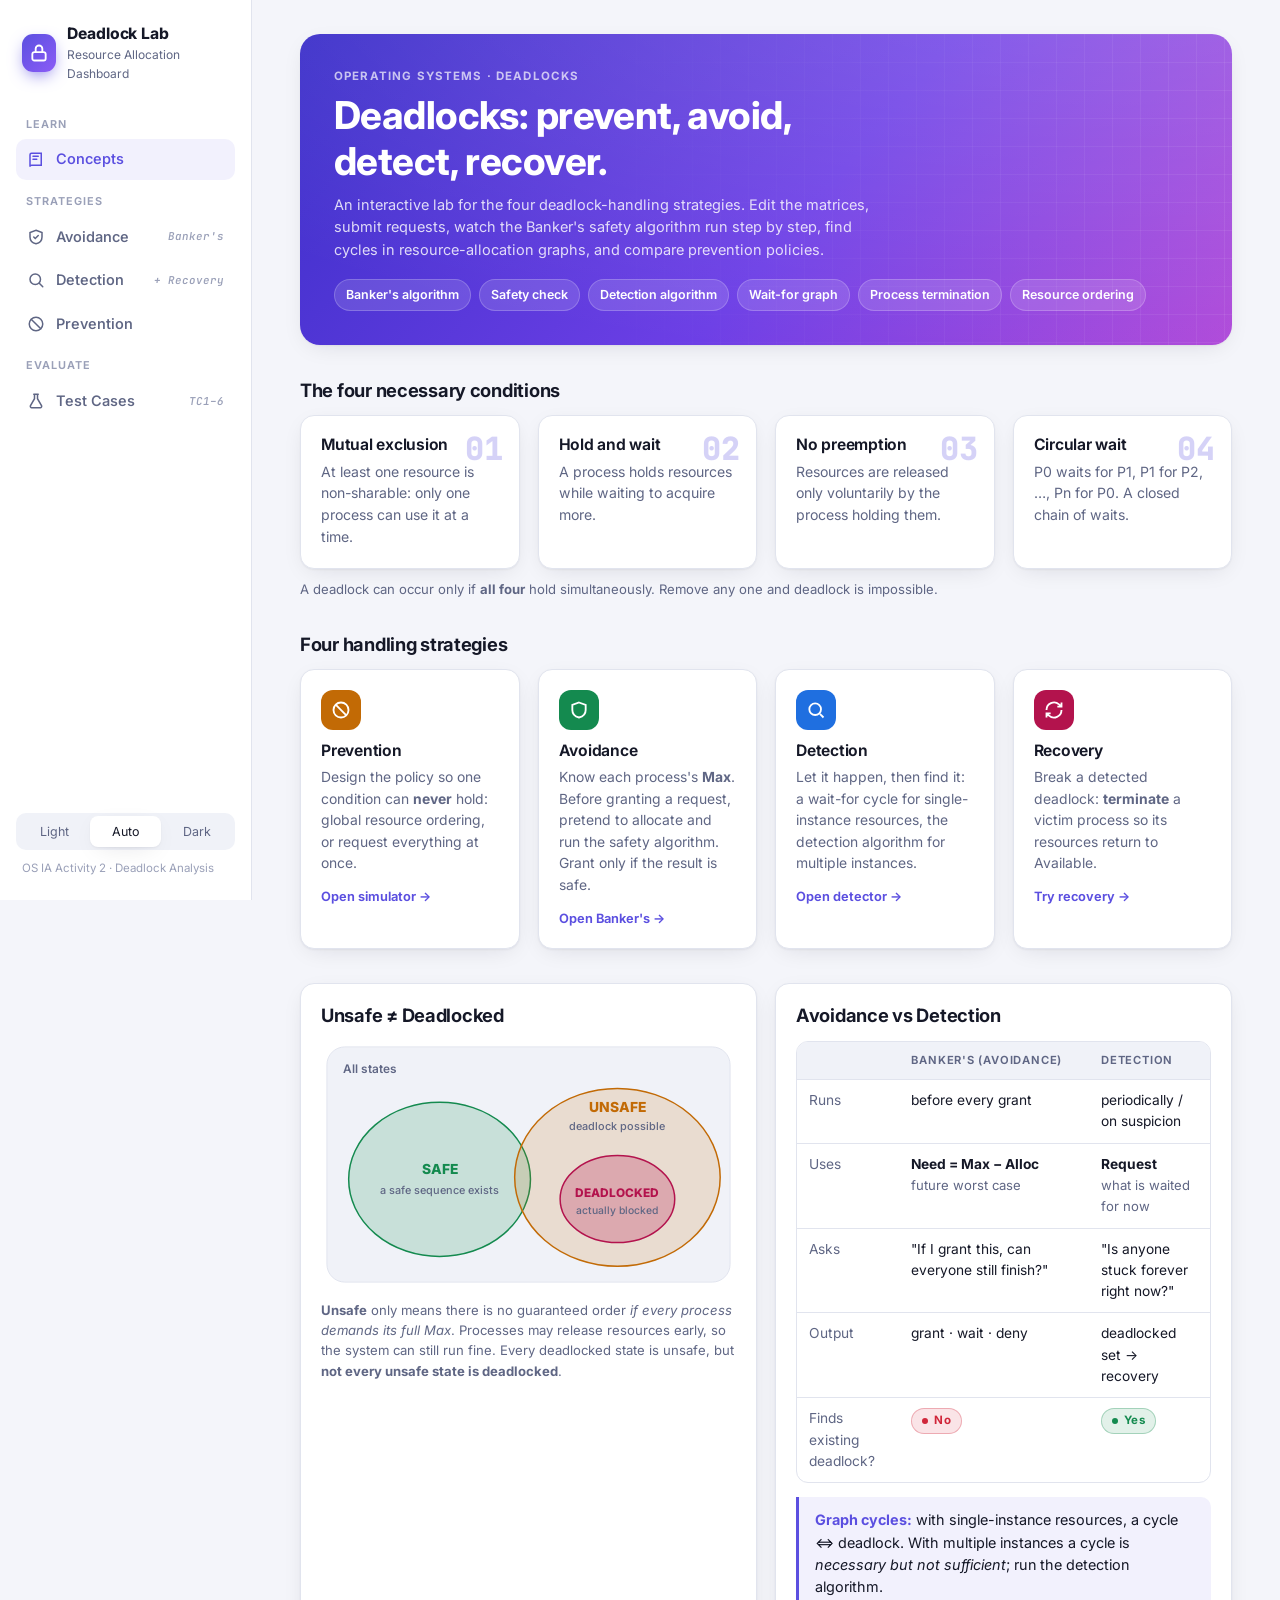
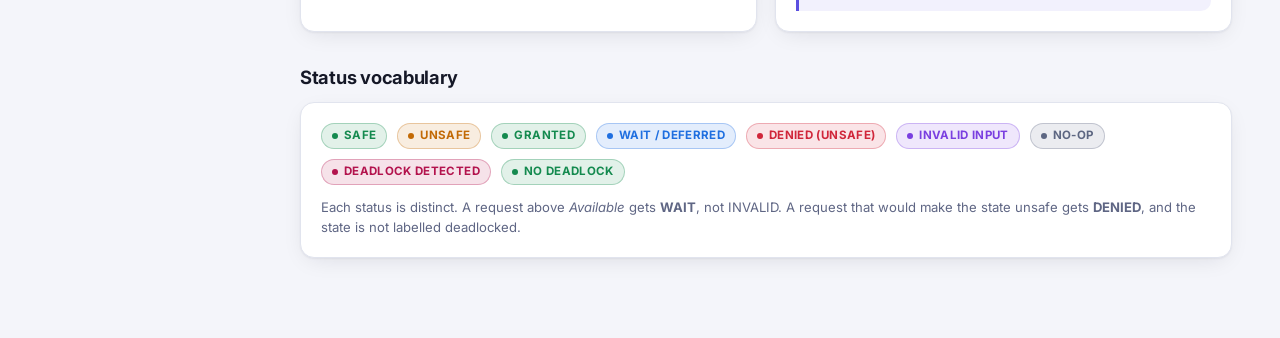
<file: index.html>
<!doctype html>
<html lang="en">
<head>
  <meta charset="utf-8">
  <meta name="viewport" content="width=device-width, initial-scale=1">
  <title>Deadlock Lab</title>
  <meta http-equiv="refresh" content="0; url=web/index.html">
</head>
<body style="font-family:system-ui,sans-serif;padding:16px">
  <p>Opening the dashboard… <a href="web/index.html">Click here if it does not open.</a></p>
</body>
</html>
</file>
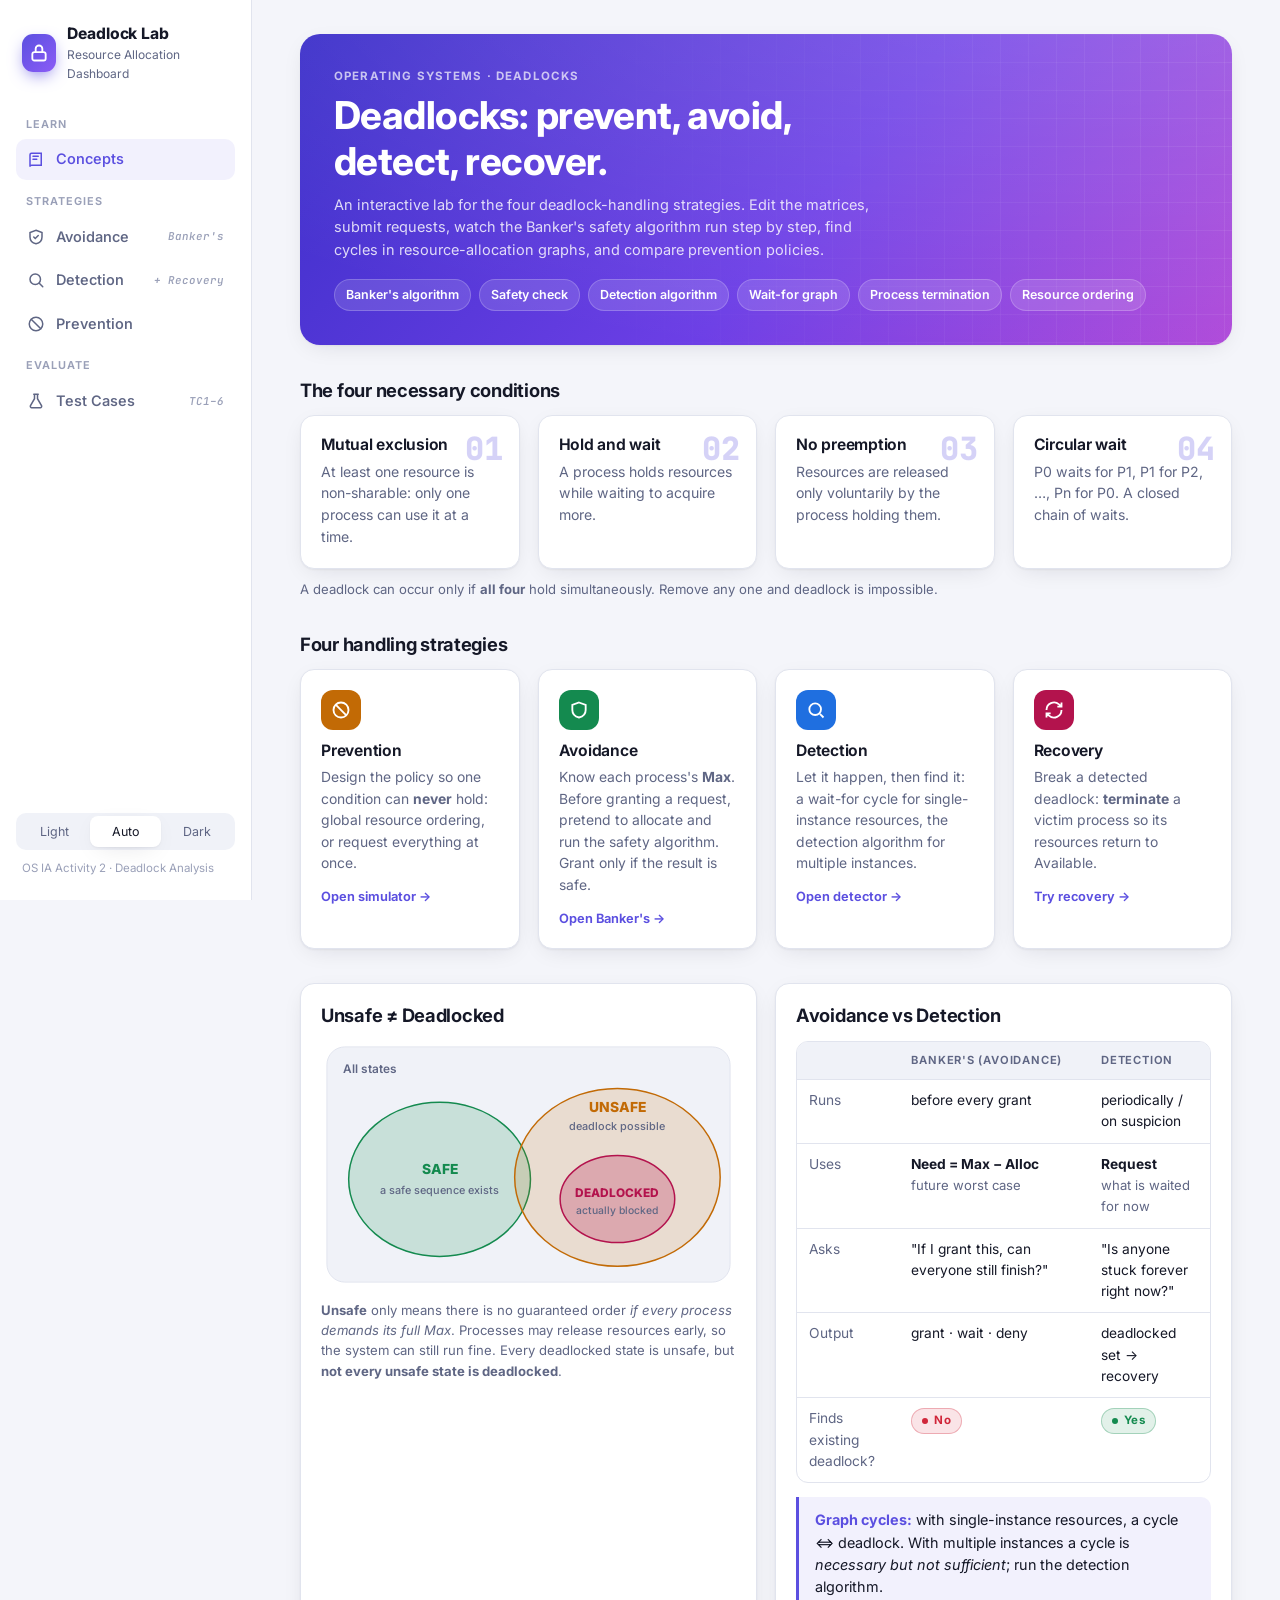
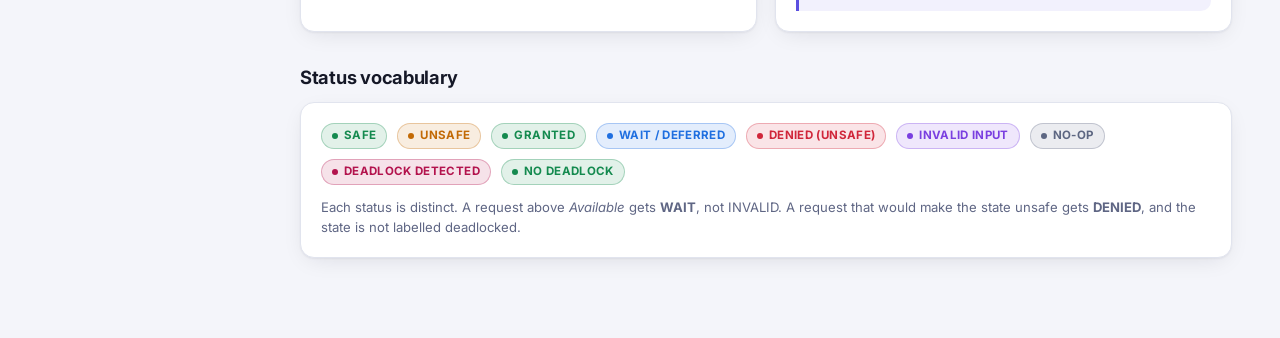
<file: web/index.html>
<!doctype html>
<html lang="en">
<head>
  <meta charset="utf-8" />
  <meta name="viewport" content="width=device-width, initial-scale=1" />
  <title>Deadlock Lab</title>
  <link rel="preconnect" href="https://fonts.googleapis.com" />
  <link rel="preconnect" href="https://fonts.gstatic.com" crossorigin />
  <link href="https://fonts.googleapis.com/css2?family=Inter:wght@400;500;600;700;800&family=JetBrains+Mono:wght@400;600;700;800&display=swap" rel="stylesheet" />
  <link rel="stylesheet" href="css/styles.css" />
  <link rel="icon" href="data:image/svg+xml,<svg xmlns='http://www.w3.org/2000/svg' viewBox='0 0 24 24'><rect width='24' height='24' rx='6' fill='%235b4fe0'/><path d='M8 11V8a4 4 0 0 1 8 0v3' stroke='white' stroke-width='2' fill='none'/><rect x='6' y='11' width='12' height='8' rx='2' fill='white'/></svg>" />
</head>
<body>
<div class="app">
  <!-- ================= SIDEBAR ================= -->
  <aside class="sidebar">
    <div class="brand">
      <div class="brand-mark"><svg width="20" height="20" viewBox="0 0 24 24" fill="none" stroke="currentColor" stroke-width="2.2" stroke-linecap="round"><rect x="4" y="11" width="16" height="10" rx="2.5"/><path d="M8 11V7a4 4 0 0 1 8 0v4"/></svg></div>
      <div><div class="brand-title">Deadlock Lab</div><div class="brand-sub">Resource Allocation Dashboard</div></div>
    </div>
    <nav class="nav" id="nav">
      <div class="nav-label">Learn</div>
      <a href="#overview" data-page="overview"><svg viewBox="0 0 24 24" fill="none" stroke="currentColor" stroke-width="2" stroke-linecap="round"><path d="M4 19.5V5a2 2 0 0 1 2-2h13v16H6a2 2 0 0 0-2 2zM8 7h7M8 11h5"/></svg><span>Concepts</span></a>
      <div class="nav-label">Strategies</div>
      <a href="#avoidance" data-page="avoidance"><svg viewBox="0 0 24 24" fill="none" stroke="currentColor" stroke-width="2" stroke-linecap="round"><path d="M12 3l8 3v6c0 5-3.5 8-8 9-4.5-1-8-4-8-9V6z"/><path d="M9 12l2 2 4-4"/></svg><span>Avoidance</span><em class="tag">Banker's</em></a>
      <a href="#detection" data-page="detection"><svg viewBox="0 0 24 24" fill="none" stroke="currentColor" stroke-width="2" stroke-linecap="round"><circle cx="11" cy="11" r="7"/><path d="M21 21l-4.3-4.3"/></svg><span>Detection</span><em class="tag">+ Recovery</em></a>
      <a href="#prevention" data-page="prevention"><svg viewBox="0 0 24 24" fill="none" stroke="currentColor" stroke-width="2" stroke-linecap="round"><circle cx="12" cy="12" r="9"/><path d="M5.6 5.6l12.8 12.8"/></svg><span>Prevention</span></a>
      <div class="nav-label">Evaluate</div>
      <a href="#tests" data-page="tests"><svg viewBox="0 0 24 24" fill="none" stroke="currentColor" stroke-width="2" stroke-linecap="round"><path d="M9 3h6M10 3v6L4.5 18.5A2 2 0 0 0 6.2 21h11.6a2 2 0 0 0 1.7-2.5L14 9V3"/></svg><span>Test Cases</span><em class="tag">TC1–6</em></a>
    </nav>
    <div class="sidebar-foot">
      <div class="theme-toggle" id="theme">
        <button data-t="light">Light</button><button data-t="auto">Auto</button><button data-t="dark">Dark</button>
      </div>
      <div class="foot-note">OS IA Activity 2 · Deadlock Analysis</div>
    </div>
  </aside>

  <main class="main">
    <!-- ================= OVERVIEW ================= -->
    <section class="page" id="page-overview">
      <div class="hero">
        <div class="grid-bg"></div>
        <div class="eyebrow" style="color:#ffffffb0">Operating Systems · Deadlocks</div>
        <h1>Deadlocks: prevent, avoid, detect, recover.</h1>
        <p>An interactive lab for the four deadlock-handling strategies. Edit the matrices, submit requests, watch the Banker's safety algorithm run step by step, find cycles in resource-allocation graphs, and compare prevention policies.</p>
        <div class="chips"><span>Banker's algorithm</span><span>Safety check</span><span>Detection algorithm</span><span>Wait-for graph</span><span>Process termination</span><span>Resource ordering</span></div>
      </div>

      <h2 style="margin:34px 0 14px">The four necessary conditions</h2>
      <div class="grid g4">
        <div class="card cond"><span class="n">01</span><h3>Mutual exclusion</h3><p>At least one resource is non-sharable: only one process can use it at a time.</p></div>
        <div class="card cond"><span class="n">02</span><h3>Hold and wait</h3><p>A process holds resources while waiting to acquire more.</p></div>
        <div class="card cond"><span class="n">03</span><h3>No preemption</h3><p>Resources are released only voluntarily by the process holding them.</p></div>
        <div class="card cond"><span class="n">04</span><h3>Circular wait</h3><p>P0 waits for P1, P1 for P2, …, Pn for P0. A closed chain of waits.</p></div>
      </div>
      <p class="muted small" style="margin-top:10px">A deadlock can occur only if <b>all four</b> hold simultaneously. Remove any one and deadlock is impossible.</p>

      <h2 style="margin:34px 0 14px">Four handling strategies</h2>
      <div class="grid g4">
        <a class="card strategy" href="#prevention"><div class="ic" style="background:var(--warn)"><svg width="20" height="20" viewBox="0 0 24 24" fill="none" stroke="currentColor" stroke-width="2.2"><circle cx="12" cy="12" r="9"/><path d="M5.6 5.6l12.8 12.8"/></svg></div>
          <h3>Prevention</h3><p>Design the policy so one condition can <b>never</b> hold: global resource ordering, or request everything at once.</p><div class="go">Open simulator →</div></a>
        <a class="card strategy" href="#avoidance"><div class="ic" style="background:var(--safe)"><svg width="20" height="20" viewBox="0 0 24 24" fill="none" stroke="currentColor" stroke-width="2.2"><path d="M12 3l8 3v6c0 5-3.5 8-8 9-4.5-1-8-4-8-9V6z"/></svg></div>
          <h3>Avoidance</h3><p>Know each process's <b>Max</b>. Before granting a request, pretend to allocate and run the safety algorithm. Grant only if the result is safe.</p><div class="go">Open Banker's →</div></a>
        <a class="card strategy" href="#detection"><div class="ic" style="background:var(--info)"><svg width="20" height="20" viewBox="0 0 24 24" fill="none" stroke="currentColor" stroke-width="2.2"><circle cx="11" cy="11" r="7"/><path d="M21 21l-4.3-4.3"/></svg></div>
          <h3>Detection</h3><p>Let it happen, then find it: a wait-for cycle for single-instance resources, the detection algorithm for multiple instances.</p><div class="go">Open detector →</div></a>
        <a class="card strategy" href="#detection"><div class="ic" style="background:var(--deadlock)"><svg width="20" height="20" viewBox="0 0 24 24" fill="none" stroke="currentColor" stroke-width="2.2"><path d="M3 12a9 9 0 0 1 15-6.7L21 8M21 3v5h-5M21 12a9 9 0 0 1-15 6.7L3 16M3 21v-5h5"/></svg></div>
          <h3>Recovery</h3><p>Break a detected deadlock: <b>terminate</b> a victim process so its resources return to Available.</p><div class="go">Try recovery →</div></a>
      </div>

      <div class="grid g2" style="margin-top:34px">
        <div class="card">
          <div class="card-head"><h2>Unsafe ≠ Deadlocked</h2></div>
          <svg viewBox="0 0 420 250" class="rag" role="img" aria-label="Venn diagram: deadlocked states are a subset of unsafe states; safe states are separate">
            <rect x="6" y="6" width="408" height="238" rx="18" fill="var(--surface-2)" stroke="var(--border)"/>
            <text x="22" y="32" style="font:600 12px var(--sans);fill:var(--muted)">All states</text>
            <ellipse cx="120" cy="140" rx="92" ry="78" fill="color-mix(in srgb, var(--safe) 18%, transparent)" stroke="var(--safe)" stroke-width="1.5"/>
            <text x="120" y="135" text-anchor="middle" style="font:800 14px var(--sans);fill:var(--safe)">SAFE</text>
            <text x="120" y="155" text-anchor="middle" style="font:500 11px var(--sans);fill:var(--muted)">a safe sequence exists</text>
            <ellipse cx="300" cy="138" rx="104" ry="90" fill="color-mix(in srgb, var(--warn) 16%, transparent)" stroke="var(--warn)" stroke-width="1.5"/>
            <text x="300" y="72" text-anchor="middle" style="font:800 14px var(--sans);fill:var(--warn)">UNSAFE</text>
            <text x="300" y="90" text-anchor="middle" style="font:500 11px var(--sans);fill:var(--muted)">deadlock possible</text>
            <ellipse cx="300" cy="160" rx="58" ry="44" fill="color-mix(in srgb, var(--deadlock) 25%, transparent)" stroke="var(--deadlock)" stroke-width="1.5"/>
            <text x="300" y="158" text-anchor="middle" style="font:800 12px var(--sans);fill:var(--deadlock)">DEADLOCKED</text>
            <text x="300" y="175" text-anchor="middle" style="font:500 10.5px var(--sans);fill:var(--muted)">actually blocked</text>
          </svg>
          <p class="muted small" style="margin-top:12px"><b>Unsafe</b> only means there is no guaranteed order <i>if every process demands its full Max</i>. Processes may release resources early, so the system can still run fine. Every deadlocked state is unsafe, but <b>not every unsafe state is deadlocked</b>.</p>
        </div>
        <div class="card">
          <div class="card-head"><h2>Avoidance vs Detection</h2></div>
          <div class="tbl-wrap"><table class="tbl">
            <thead><tr><th></th><th>Banker's (avoidance)</th><th>Detection</th></tr></thead>
            <tbody>
              <tr><td class="muted">Runs</td><td>before every grant</td><td>periodically / on suspicion</td></tr>
              <tr><td class="muted">Uses</td><td><b>Need = Max − Alloc</b><br><span class="muted small">future worst case</span></td><td><b>Request</b><br><span class="muted small">what is waited for now</span></td></tr>
              <tr><td class="muted">Asks</td><td>"If I grant this, can everyone still finish?"</td><td>"Is anyone stuck forever right now?"</td></tr>
              <tr><td class="muted">Output</td><td>grant · wait · deny</td><td>deadlocked set → recovery</td></tr>
              <tr><td class="muted">Finds existing deadlock?</td><td><span class="pill c-danger">No</span></td><td><span class="pill c-safe">Yes</span></td></tr>
            </tbody></table></div>
          <div class="callout" style="margin-top:14px"><b>Graph cycles:</b> with single-instance resources, a cycle ⇔ deadlock. With multiple instances a cycle is <i>necessary but not sufficient</i>; run the detection algorithm.</div>
        </div>
      </div>

      <h2 style="margin:34px 0 14px">Status vocabulary</h2>
      <div class="card"><div class="row" id="legend"></div>
        <p class="muted small" style="margin-top:12px">Each status is distinct. A request above <i>Available</i> gets <b>WAIT</b>, not INVALID. A request that would make the state unsafe gets <b>DENIED</b>, and the state is not labelled deadlocked.</p></div>
    </section>

    <!-- ================= AVOIDANCE ================= -->
    <section class="page" id="page-avoidance">
      <div class="page-head">
        <div><div class="eyebrow">Deadlock avoidance</div><h1>Banker's Algorithm</h1>
          <p class="lede">Configure the system, inspect the computed Need matrix, run the safety algorithm, and submit resource requests.</p></div>
      </div>
      <div class="stack" id="avoid-root"></div>
    </section>

    <!-- ================= DETECTION ================= -->
    <section class="page" id="page-detection">
      <div class="page-head">
        <div><div class="eyebrow">Deadlock detection &amp; recovery</div><h1>Detect &amp; Recover</h1>
          <p class="lede">A separate function from Banker's. It looks at the <b>current Request</b> matrix (what processes are blocked on now) to find processes that can never proceed.</p></div>
      </div>
      <div class="stack" id="detect-root"></div>
    </section>

    <!-- ================= PREVENTION ================= -->
    <section class="page" id="page-prevention">
      <div class="page-head">
        <div><div class="eyebrow">Deadlock prevention</div><h1>Break a Necessary Condition</h1>
          <p class="lede">Three jobs share three single-instance devices. Run the same workload under three allocation policies and compare.</p></div>
      </div>
      <div class="stack" id="prevent-root"></div>
    </section>

    <!-- ================= TESTS ================= -->
    <section class="page" id="page-tests">
      <div class="page-head">
        <div><div class="eyebrow">Analytical evaluation</div><h1>Test Cases TC1–TC6</h1>
          <p class="lede">Each row is computed live by running the dashboard's own algorithms on the group's scenarios.</p></div>
        <div class="row"><button class="btn" id="copy-md">Copy as Markdown</button><button class="btn primary" id="rerun">Re-run all</button></div>
      </div>
      <div class="stack" id="tests-root"></div>
    </section>
  </main>
</div>
<div class="toast" id="toast"></div>

<script src="js/core.js"></script>
<script src="js/scenarios.js"></script>
<script src="js/testcases.js"></script>
<script src="js/app.js"></script>
</body>
</html>
</file>
<file: web/css/styles.css>
/* ============ Theme tokens ============ */
:root {
  --bg: #f4f5fa; --surface: #ffffff; --surface-2: #f0f2f8; --surface-3: #e7eaf3;
  --border: #e1e4ee; --text: #151827; --muted: #5f6684; --faint: #9aa0b8;
  --accent: #5b4fe0; --accent-2: #8b5cf6; --accent-soft: #5b4fe014;
  --safe: #148a4f; --warn: #c26a05; --danger: #d0263a; --info: #1f6fe0; --invalid: #7a3fe0; --deadlock: #b3134d; --neutral: #5d6782;
  --shadow: 0 1px 2px #1518270d, 0 6px 24px -8px #15182722;
  --radius: 14px; --mono: "JetBrains Mono", ui-monospace, SFMono-Regular, Menlo, monospace;
  --sans: "Inter", system-ui, -apple-system, "Segoe UI", sans-serif;
  color-scheme: light;
}
@media (prefers-color-scheme: dark) {
  :root:not([data-theme="light"]) {
    --bg: #0a0c13; --surface: #11141f; --surface-2: #171b29; --surface-3: #1f2436;
    --border: #232940; --text: #e8eaf5; --muted: #9aa1bd; --faint: #646b88;
    --accent: #8b80ff; --accent-2: #b794ff; --accent-soft: #8b80ff1c;
    --safe: #35c27a; --warn: #f0a23a; --danger: #ff5a6a; --info: #5aa2ff; --invalid: #b089ff; --deadlock: #ff4d8a; --neutral: #8f99b8;
    --shadow: 0 1px 2px #0006, 0 10px 30px -10px #000a;
    color-scheme: dark;
  }
}
:root[data-theme="dark"] {
  --bg: #0a0c13; --surface: #11141f; --surface-2: #171b29; --surface-3: #1f2436;
  --border: #232940; --text: #e8eaf5; --muted: #9aa1bd; --faint: #646b88;
  --accent: #8b80ff; --accent-2: #b794ff; --accent-soft: #8b80ff1c;
  --safe: #35c27a; --warn: #f0a23a; --danger: #ff5a6a; --info: #5aa2ff; --invalid: #b089ff; --deadlock: #ff4d8a; --neutral: #8f99b8;
  --shadow: 0 1px 2px #0006, 0 10px 30px -10px #000a;
  color-scheme: dark;
}

/* ============ Base ============ */
* { box-sizing: border-box; }
html, body { margin: 0; }
body { background: var(--bg); color: var(--text); font: 14.5px/1.55 var(--sans); -webkit-font-smoothing: antialiased; }
h1, h2, h3, h4 { margin: 0; letter-spacing: -0.015em; line-height: 1.2; }
h1 { font-size: 1.9rem; font-weight: 750; }
h2 { font-size: 1.15rem; font-weight: 680; }
h3 { font-size: 0.98rem; font-weight: 650; }
p { margin: 0; }
code, .mono { font-family: var(--mono); font-size: 0.86em; }
a { color: var(--accent); }
button, input, select { font: inherit; color: inherit; }
::selection { background: var(--accent); color: #fff; }

/* ============ Layout ============ */
.app { display: grid; grid-template-columns: 252px 1fr; min-height: 100vh; }
.sidebar { position: sticky; top: 0; height: 100vh; padding: 22px 16px; border-right: 1px solid var(--border);
  background: var(--surface); display: flex; flex-direction: column; gap: 22px; }
.brand { display: flex; gap: 11px; align-items: center; padding: 0 6px; }
.brand-mark { width: 38px; height: 38px; border-radius: 11px; display: grid; place-items: center; color: #fff;
  background: linear-gradient(135deg, var(--accent), var(--accent-2)); box-shadow: 0 6px 18px -6px var(--accent); }
.brand-title { font-weight: 750; font-size: 0.98rem; letter-spacing: -0.01em; }
.brand-sub { font-size: 0.75rem; color: var(--muted); }
.nav { display: flex; flex-direction: column; gap: 3px; }
.nav-label { font-size: 0.68rem; text-transform: uppercase; letter-spacing: 0.09em; color: var(--faint); padding: 10px 10px 4px; font-weight: 650; }
.nav a { display: flex; align-items: center; gap: 11px; padding: 9px 11px; border-radius: 10px; color: var(--muted);
  text-decoration: none; font-weight: 550; transition: background .15s, color .15s; }
.nav a:hover { background: var(--surface-2); color: var(--text); }
.nav a.active { background: var(--accent-soft); color: var(--accent); }
.nav a svg { width: 18px; height: 18px; flex: none; }
.nav .tag { margin-left: auto; font-size: 0.68rem; font-family: var(--mono); color: var(--faint); }
.sidebar-foot { margin-top: auto; display: flex; flex-direction: column; gap: 10px; }
.theme-toggle { display: flex; background: var(--surface-2); border-radius: 10px; padding: 3px; }
.theme-toggle button { flex: 1; border: 0; background: transparent; padding: 6px; border-radius: 8px; cursor: pointer; color: var(--muted); font-size: 0.78rem; }
.theme-toggle button.on { background: var(--surface); color: var(--text); box-shadow: var(--shadow); }
.foot-note { font-size: 0.72rem; color: var(--faint); padding: 0 6px; }

.main { padding: 34px clamp(16px, 4vw, 48px) 80px; max-width: 1320px; width: 100%; }
.page { display: none; animation: fade .3s ease; }
.page.active { display: block; }
@keyframes fade { from { opacity: 0; transform: translateY(6px); } to { opacity: 1; transform: none; } }
.page-head { margin-bottom: 26px; display: flex; flex-wrap: wrap; gap: 16px; align-items: flex-end; justify-content: space-between; }
.eyebrow { font-size: 0.72rem; font-weight: 700; letter-spacing: 0.1em; text-transform: uppercase; color: var(--accent); margin-bottom: 6px; }
.lede { color: var(--muted); max-width: 70ch; margin-top: 8px; }

.grid { display: grid; gap: 18px; }
.g2 { grid-template-columns: repeat(2, minmax(0, 1fr)); }
.g3 { grid-template-columns: repeat(3, minmax(0, 1fr)); }
.g4 { grid-template-columns: repeat(4, minmax(0, 1fr)); }
.stack { display: flex; flex-direction: column; gap: 18px; }
.row { display: flex; gap: 10px; align-items: center; flex-wrap: wrap; }
.spacer { flex: 1; }

/* ============ Cards ============ */
.card { background: var(--surface); border: 1px solid var(--border); border-radius: var(--radius); box-shadow: var(--shadow); padding: 20px; min-width: 0; }
.card-head { display: flex; align-items: center; gap: 10px; margin-bottom: 14px; flex-wrap: wrap; }
.card-head .num { width: 26px; height: 26px; border-radius: 8px; display: grid; place-items: center; font-size: 0.78rem; font-weight: 700;
  background: var(--accent-soft); color: var(--accent); font-family: var(--mono); }
.card-sub { color: var(--muted); font-size: 0.85rem; }
.muted { color: var(--muted); }
.small { font-size: 0.82rem; }

/* ============ Controls ============ */
.btn { display: inline-flex; align-items: center; gap: 7px; border: 1px solid var(--border); background: var(--surface); padding: 8px 14px;
  border-radius: 10px; cursor: pointer; font-weight: 600; font-size: 0.86rem; transition: all .15s; white-space: nowrap; }
.btn:hover { border-color: var(--accent); color: var(--accent); }
.btn.primary { background: linear-gradient(135deg, var(--accent), var(--accent-2)); color: #fff; border-color: transparent; box-shadow: 0 6px 16px -8px var(--accent); }
.btn.primary:hover { filter: brightness(1.08); color: #fff; }
.btn.danger { background: var(--danger); color: #fff; border-color: transparent; }
.btn.danger:hover { filter: brightness(1.08); color: #fff; }
.btn.ghost { border-color: transparent; background: var(--surface-2); }
.btn:disabled { opacity: .45; cursor: not-allowed; }
.btn svg { width: 15px; height: 15px; }
.chip-btn { border: 1px dashed var(--border); background: transparent; padding: 5px 10px; border-radius: 999px; cursor: pointer; font-size: 0.78rem; color: var(--muted); }
.chip-btn:hover { border-color: var(--accent); color: var(--accent); border-style: solid; }
.field { display: flex; flex-direction: column; gap: 5px; }
.field label { font-size: 0.74rem; font-weight: 650; color: var(--muted); text-transform: uppercase; letter-spacing: 0.06em; }
.input, select.input { background: var(--surface-2); border: 1px solid var(--border); border-radius: 10px; padding: 8px 11px; min-width: 0; outline: none; transition: border .15s, box-shadow .15s; }
.input:focus { border-color: var(--accent); box-shadow: 0 0 0 3px var(--accent-soft); }
.input.mono { font-family: var(--mono); }
.stepper { display: inline-flex; align-items: center; background: var(--surface-2); border: 1px solid var(--border); border-radius: 10px; overflow: hidden; }
.stepper button { border: 0; background: transparent; width: 32px; height: 34px; cursor: pointer; font-size: 1.05rem; color: var(--muted); }
.stepper button:hover { background: var(--surface-3); color: var(--text); }
.stepper span { min-width: 30px; text-align: center; font-family: var(--mono); font-weight: 600; }
.seg { display: inline-flex; background: var(--surface-2); border: 1px solid var(--border); border-radius: 11px; padding: 3px; flex-wrap: wrap; }
.seg button { border: 0; background: transparent; padding: 7px 13px; border-radius: 8px; cursor: pointer; font-weight: 600; font-size: 0.84rem; color: var(--muted); }
.seg button.on { background: var(--surface); color: var(--text); box-shadow: var(--shadow); }

/* ============ Matrix editor ============ */
.matrix-wrap { overflow-x: auto; }
table.matrix { border-collapse: separate; border-spacing: 4px; font-family: var(--mono); }
table.matrix th { font-size: 0.72rem; color: var(--faint); font-weight: 600; padding: 0 4px; }
table.matrix th.row-h { text-align: right; padding-right: 8px; color: var(--muted); }
table.matrix td { padding: 0; }
.cell { width: 46px; height: 36px; text-align: center; border-radius: 8px; border: 1px solid var(--border); background: var(--surface-2);
  font-family: var(--mono); font-weight: 600; font-size: 0.92rem; outline: none; transition: all .15s; -moz-appearance: textfield; }
.cell::-webkit-inner-spin-button { -webkit-appearance: none; }
.cell:focus { border-color: var(--accent); box-shadow: 0 0 0 3px var(--accent-soft); background: var(--surface); }
.cell.bad { border-color: var(--danger); background: color-mix(in srgb, var(--danger) 12%, transparent); color: var(--danger); }
.cell.ro { display: grid; place-items: center; cursor: default; border-color: transparent; }
.cell.flash { animation: flash 1s ease; }
@keyframes flash { 0% { background: var(--accent); color: #fff; } 100% { } }
tr.hl th.row-h { color: var(--accent); }
tr.dead th.row-h { color: var(--deadlock); }

/* ============ Status banners & pills ============ */
.status { --c: var(--neutral); display: flex; gap: 14px; align-items: flex-start; padding: 14px 16px; border-radius: 12px;
  background: color-mix(in srgb, var(--c) 9%, var(--surface)); border: 1px solid color-mix(in srgb, var(--c) 35%, transparent); }
.status .ico { width: 34px; height: 34px; border-radius: 10px; display: grid; place-items: center; flex: none; background: var(--c); color: #fff; }
.status .ico svg { width: 18px; height: 18px; }
.status .ttl { font-weight: 750; color: var(--c); letter-spacing: 0.02em; font-size: 0.92rem; }
.status .msg { color: var(--text); margin-top: 2px; font-size: 0.9rem; }
.status ul { margin: 6px 0 0; padding-left: 18px; font-size: 0.86rem; }
.pill { --c: var(--neutral); display: inline-flex; align-items: center; gap: 6px; padding: 3px 10px; border-radius: 999px; font-size: 0.72rem; font-weight: 700;
  letter-spacing: 0.03em; color: var(--c); background: color-mix(in srgb, var(--c) 12%, transparent); border: 1px solid color-mix(in srgb, var(--c) 30%, transparent); white-space: nowrap; }
.pill::before { content: ""; width: 6px; height: 6px; border-radius: 50%; background: var(--c); }
.c-safe { --c: var(--safe); } .c-warn { --c: var(--warn); } .c-danger { --c: var(--danger); } .c-info { --c: var(--info); }
.c-invalid { --c: var(--invalid); } .c-deadlock { --c: var(--deadlock); } .c-neutral { --c: var(--neutral); }

/* ============ Safe sequence ============ */
.sequence { display: flex; flex-wrap: wrap; align-items: center; gap: 8px; margin: 14px 0 4px; }
.seq-node { font-family: var(--mono); font-weight: 700; padding: 7px 13px; border-radius: 10px; border: 1px solid var(--border); background: var(--surface-2);
  color: var(--muted); transition: all .35s cubic-bezier(.2,.9,.3,1.3); }
.seq-node.done { background: var(--safe); color: #fff; border-color: transparent; transform: scale(1.04); box-shadow: 0 6px 16px -8px var(--safe); }
.seq-node.stuck { border-color: color-mix(in srgb, var(--danger) 50%, transparent); color: var(--danger); background: color-mix(in srgb, var(--danger) 8%, transparent); }
.seq-arrow { color: var(--faint); }

/* Work bars */
.workbars { display: grid; gap: 10px; margin-top: 6px; }
.wb { display: grid; grid-template-columns: 34px 1fr 64px; gap: 10px; align-items: center; font-family: var(--mono); font-size: 0.82rem; }
.wb-track { height: 12px; border-radius: 6px; background: var(--surface-3); overflow: hidden; position: relative; }
.wb-fill { height: 100%; border-radius: 6px; background: linear-gradient(90deg, var(--accent), var(--accent-2)); transition: width .5s cubic-bezier(.3,.8,.3,1); }
.wb-need { position: absolute; top: -3px; bottom: -3px; width: 2px; background: var(--warn); border-radius: 2px; transition: left .4s; }

/* ============ Tables ============ */
.tbl-wrap { overflow-x: auto; border: 1px solid var(--border); border-radius: 12px; }
table.tbl { width: 100%; border-collapse: collapse; font-size: 0.86rem; }
.tbl th { text-align: left; font-size: 0.7rem; text-transform: uppercase; letter-spacing: 0.07em; color: var(--muted); font-weight: 650;
  background: var(--surface-2); padding: 10px 12px; border-bottom: 1px solid var(--border); white-space: nowrap; }
.tbl td { padding: 10px 12px; border-bottom: 1px solid var(--border); vertical-align: top; }
.tbl tr:last-child td { border-bottom: 0; }
.tbl td.mono { font-family: var(--mono); font-size: 0.82rem; white-space: nowrap; }
.tbl td.wrap { white-space: normal; }
.safety-grid { grid-template-columns: minmax(220px, 0.75fr) minmax(0, 1.8fr); }
.tbl tr.active-step td { background: var(--accent-soft); }
.tbl tr.pending td { opacity: .35; }
.tbl tbody tr { transition: opacity .3s, background .3s; }

/* ============ Request pipeline ============ */
.pipeline { display: grid; grid-template-columns: repeat(auto-fit, minmax(150px, 1fr)); gap: 10px; margin-top: 14px; }
.pstep { --c: var(--faint); border: 1px solid var(--border); border-radius: 12px; padding: 12px; background: var(--surface-2); position: relative; opacity: 0; transform: translateY(6px); animation: rise .35s forwards; }
.pstep.ok { --c: var(--safe); border-color: color-mix(in srgb, var(--safe) 40%, transparent); }
.pstep.fail { --c: var(--danger); border-color: color-mix(in srgb, var(--danger) 45%, transparent); }
.pstep.skip { opacity: .45 !important; }
.pstep .k { font-size: 0.68rem; font-weight: 700; letter-spacing: 0.08em; text-transform: uppercase; color: var(--c); display: flex; align-items: center; gap: 6px; }
.pstep .d { font-family: var(--mono); font-size: 0.78rem; margin-top: 6px; color: var(--text); word-break: break-word; }
@keyframes rise { to { opacity: 1; transform: none; } }

/* ============ Overview ============ */
.hero { position: relative; overflow: hidden; border-radius: 20px; padding: 34px; color: #fff;
  background: radial-gradient(1200px 400px at 90% -20%, #ffffff30, transparent), linear-gradient(130deg, #3b2fc9, #6d3fe6 55%, #b04ad9); box-shadow: var(--shadow); }
.hero h1 { font-size: clamp(1.6rem, 3.4vw, 2.4rem); max-width: 22ch; }
.hero p { color: #ffffffd0; max-width: 62ch; margin-top: 10px; }
.hero .grid-bg { position: absolute; inset: 0; background-image: linear-gradient(#ffffff12 1px, transparent 1px), linear-gradient(90deg, #ffffff12 1px, transparent 1px);
  background-size: 28px 28px; mask-image: linear-gradient(90deg, transparent 30%, #000); pointer-events: none; }
.hero .chips { display: flex; gap: 8px; flex-wrap: wrap; margin-top: 18px; }
.hero .chips span { background: #ffffff22; border: 1px solid #ffffff33; padding: 5px 11px; border-radius: 999px; font-size: 0.78rem; font-weight: 600; }
.cond { position: relative; }
.cond .n { font-family: var(--mono); font-size: 2rem; font-weight: 800; color: var(--accent); opacity: .25; position: absolute; right: 16px; top: 8px; }
.cond p { color: var(--muted); font-size: 0.88rem; margin-top: 6px; }
.strategy { cursor: pointer; transition: transform .2s, border-color .2s; text-decoration: none; color: inherit; display: block; }
.strategy:hover { transform: translateY(-3px); border-color: var(--accent); }
.strategy .ic { width: 40px; height: 40px; border-radius: 12px; display: grid; place-items: center; margin-bottom: 12px; color: #fff; }
.strategy p { color: var(--muted); font-size: 0.87rem; margin-top: 6px; }
.strategy .go { margin-top: 12px; font-size: 0.8rem; font-weight: 650; color: var(--accent); }
.callout { border-left: 3px solid var(--accent); background: var(--accent-soft); padding: 12px 16px; border-radius: 0 10px 10px 0; font-size: 0.9rem; }
.callout b { color: var(--accent); }

/* ============ RAG svg ============ */
.rag { width: 100%; height: auto; display: block; }
.rag .pnode circle { fill: var(--info); transition: fill .3s; }
.rag .pnode.dead circle { fill: var(--deadlock); }
.rag .pnode.gone circle { fill: var(--surface-3); stroke: var(--faint); stroke-dasharray: 3 3; }
.rag .pnode text { fill: #fff; font: 700 13px var(--mono); }
.rag .pnode.gone text { fill: var(--faint); }
.rag .rnode rect { fill: var(--surface-2); stroke: var(--border); stroke-width: 1.5; }
.rag .rnode text { fill: var(--text); font: 700 12px var(--mono); }
.rag .rnode .dot { fill: var(--muted); }
.rag .rnode .dot.free { fill: none; stroke: var(--muted); stroke-width: 1.4; }
.rag .e-assign { stroke: var(--safe); stroke-width: 2.2; fill: none; }
.rag .e-req { stroke: var(--faint); stroke-width: 1.8; stroke-dasharray: 6 5; fill: none; }
.rag .e-req.hot { stroke: var(--deadlock); animation: dash 1s linear infinite; }
.rag .e-assign.hot { stroke: var(--deadlock); }
.rag .elabel { font: 600 11px var(--mono); fill: var(--muted); }
@keyframes dash { to { stroke-dashoffset: -22; } }
.legend { display: flex; gap: 14px; flex-wrap: wrap; font-size: 0.78rem; color: var(--muted); }
.legend i { display: inline-block; width: 22px; height: 0; border-top: 2px solid; vertical-align: middle; margin-right: 6px; }

/* ============ Timeline & Gantt ============ */
.timeline { list-style: none; margin: 0; padding: 0; display: flex; flex-direction: column; gap: 10px; }
.timeline li { position: relative; padding-left: 22px; font-size: 0.88rem; }
.timeline li::before { content: ""; position: absolute; left: 4px; top: 7px; width: 9px; height: 9px; border-radius: 50%; background: var(--accent); box-shadow: 0 0 0 4px var(--accent-soft); }
.timeline li + li::after { content: ""; position: absolute; left: 8px; top: -14px; height: 18px; border-left: 1px dashed var(--border); }
.gantt { display: grid; gap: 3px; font-family: var(--mono); font-size: 0.7rem; overflow-x: auto; padding-bottom: 4px; }
.gantt .gl { color: var(--muted); white-space: nowrap; padding-right: 6px; display: flex; align-items: center; font-weight: 600; }
.gantt .gc { height: 26px; min-width: 24px; border-radius: 5px; background: var(--surface-2); display: grid; place-items: center; color: #fff; font-weight: 700; }
.gantt .gh { color: var(--faint); text-align: center; }
.gantt .gc.dl { outline: 2px solid var(--deadlock); outline-offset: -2px; }
.metric { background: var(--surface-2); border-radius: 12px; padding: 12px 14px; }
.metric .v { font-size: 1.5rem; font-weight: 750; font-family: var(--mono); letter-spacing: -0.03em; }
.metric .l { font-size: 0.74rem; color: var(--muted); margin-top: 2px; }

/* ============ Tests ============ */
.score { display: flex; align-items: center; gap: 18px; }
.ring { --p: 100; width: 74px; height: 74px; border-radius: 50%; display: grid; place-items: center;
  background: conic-gradient(var(--safe) calc(var(--p) * 1%), var(--surface-3) 0); }
.ring span { width: 58px; height: 58px; border-radius: 50%; background: var(--surface); display: grid; place-items: center; font-weight: 800; font-family: var(--mono); }
details.tc { border: 1px solid var(--border); border-radius: 12px; background: var(--surface); overflow: hidden; }
details.tc + details.tc { margin-top: 10px; }
details.tc summary { list-style: none; cursor: pointer; padding: 14px 16px; display: grid; grid-template-columns: 54px 1fr auto; gap: 14px; align-items: center; }
details.tc summary::-webkit-details-marker { display: none; }
details.tc[open] summary { border-bottom: 1px solid var(--border); background: var(--surface-2); }
details.tc .body { padding: 16px; display: grid; gap: 12px; grid-template-columns: repeat(2, minmax(0, 1fr)); }
details.tc .body .full { grid-column: 1 / -1; }
.kv .k { font-size: 0.7rem; font-weight: 700; color: var(--muted); text-transform: uppercase; letter-spacing: 0.07em; margin-bottom: 4px; }
.code { font-family: var(--mono); font-size: 0.78rem; background: var(--surface-2); border-radius: 10px; padding: 10px 12px; white-space: pre-wrap; line-height: 1.7; }
.tc-id { font-family: var(--mono); font-weight: 800; color: var(--accent); }

.toast { position: fixed; bottom: 22px; left: 50%; transform: translateX(-50%) translateY(20px); background: var(--text); color: var(--bg);
  padding: 10px 18px; border-radius: 10px; font-weight: 600; opacity: 0; transition: all .25s; pointer-events: none; z-index: 50; }
.toast.show { opacity: 1; transform: translateX(-50%); }

/* ============ Responsive ============ */
@media (max-width: 1100px) { .safety-grid { grid-template-columns: 1fr; } .g4 { grid-template-columns: repeat(2, minmax(0, 1fr)); } .g3 { grid-template-columns: 1fr; } }
@media (max-width: 860px) {
  .app { grid-template-columns: 1fr; }
  .sidebar { position: sticky; top: 0; z-index: 20; height: auto; flex-direction: row; align-items: center; padding: 10px 16px; gap: 12px; overflow-x: auto; }
  .brand-sub, .nav-label, .foot-note, .nav .tag { display: none; }
  .nav { flex-direction: row; }
  .nav a span { display: none; }
  .sidebar-foot { margin: 0 0 0 auto; }
  .g2, .g4 { grid-template-columns: 1fr; }
  details.tc .body { grid-template-columns: 1fr; }
  .main { padding: 22px 16px 60px; }
  .hero { padding: 24px; }
}
</file>
